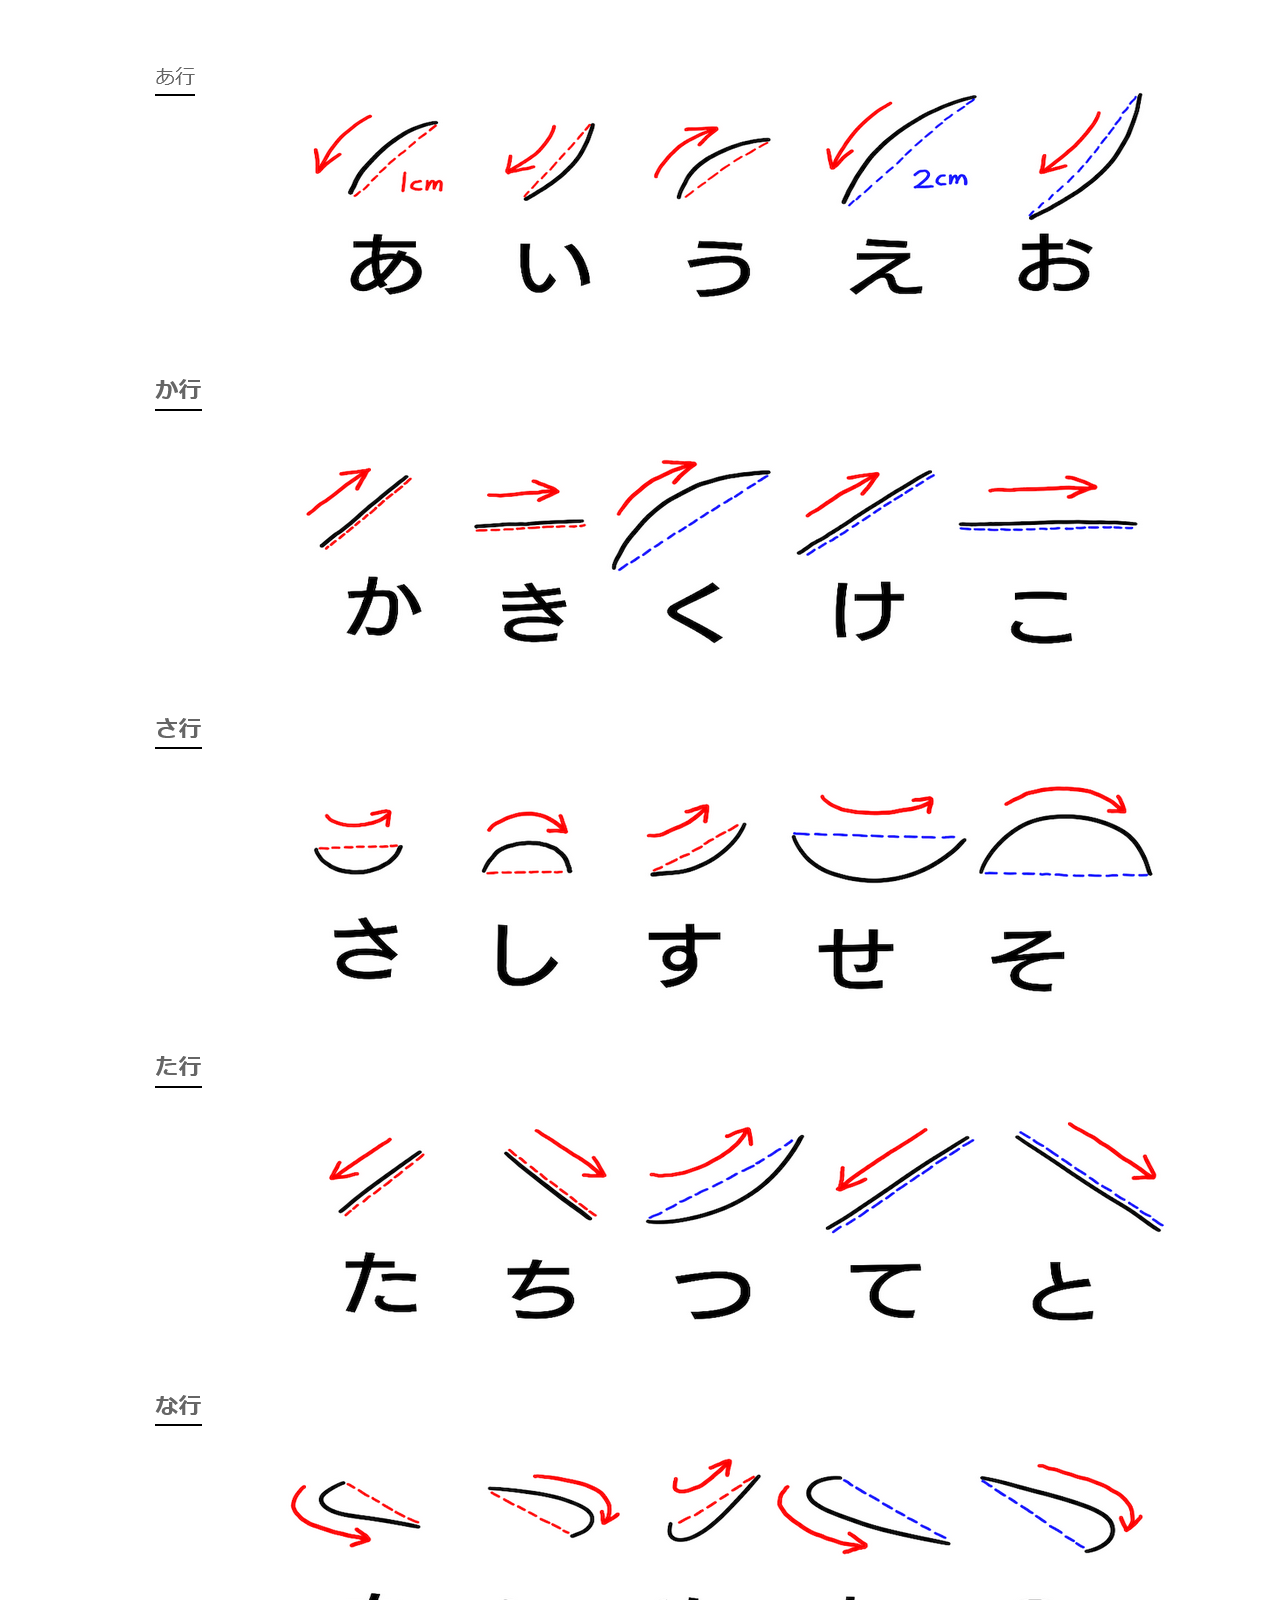
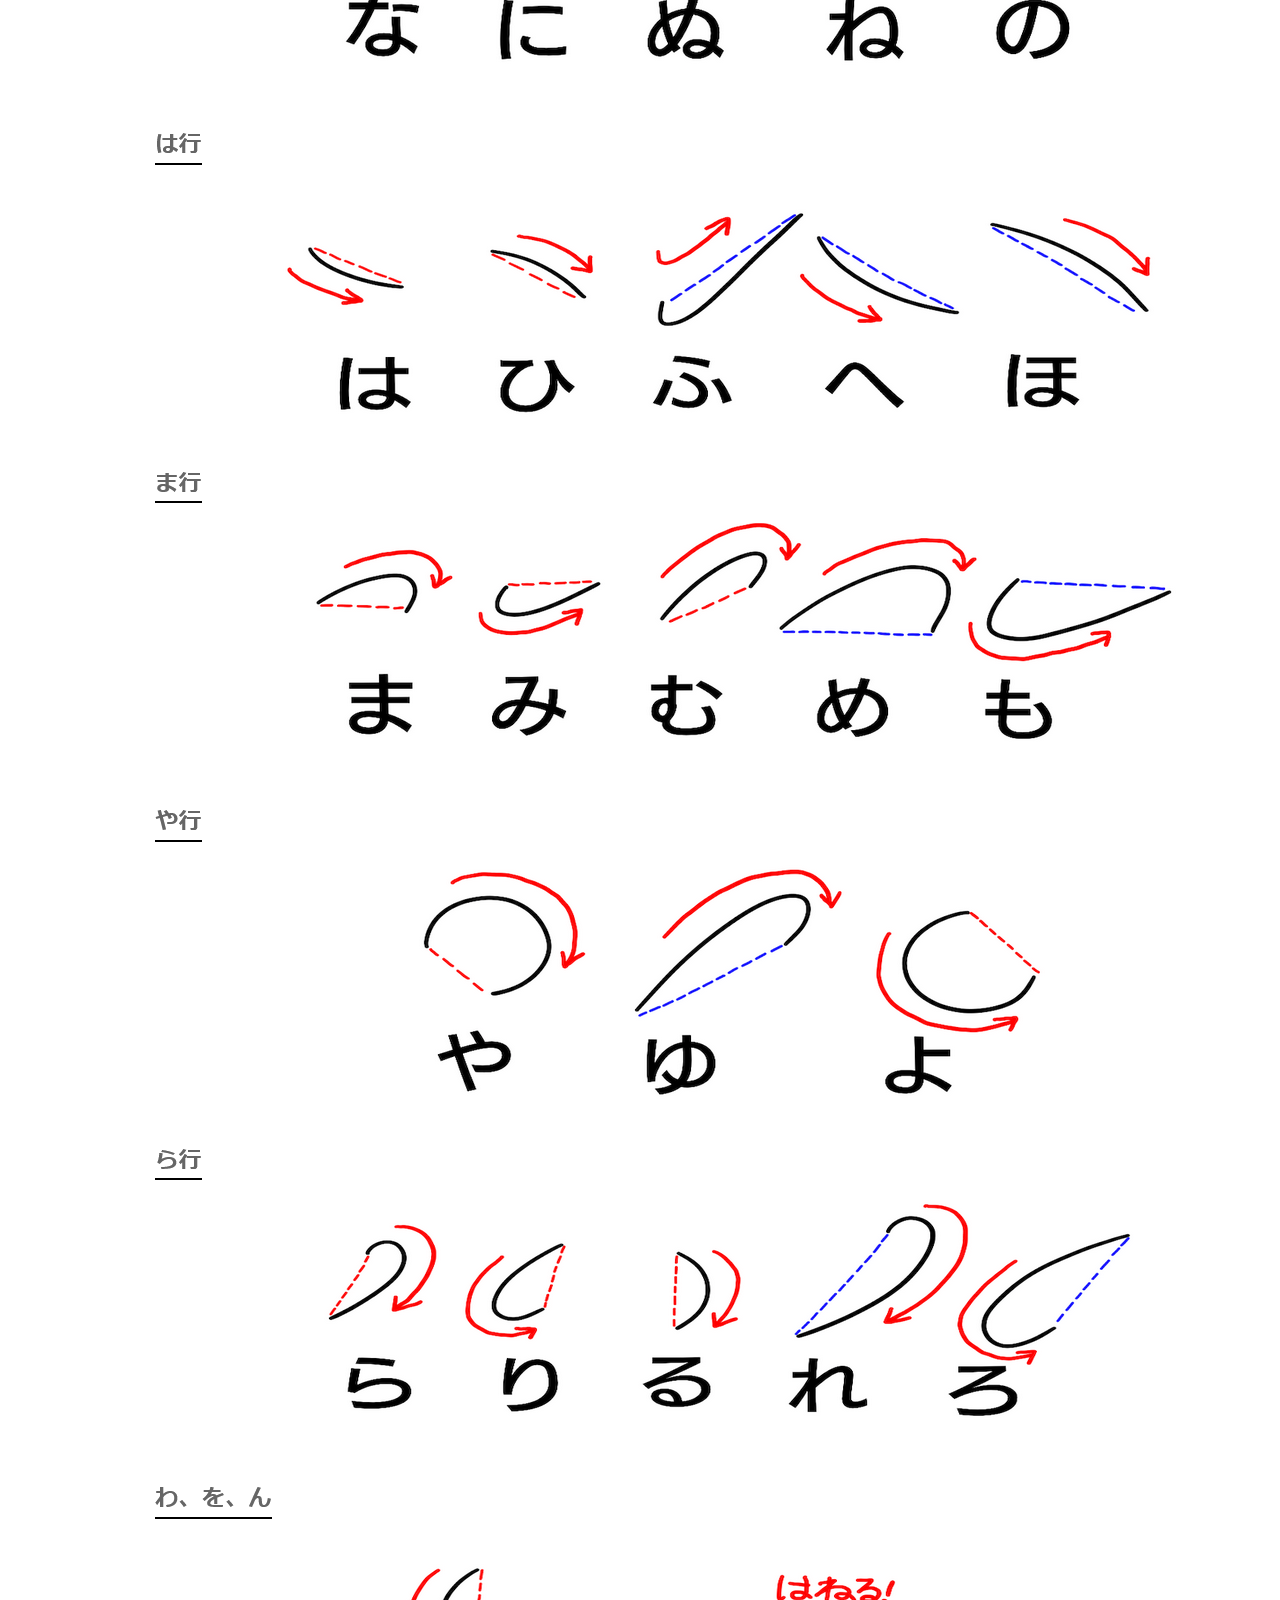
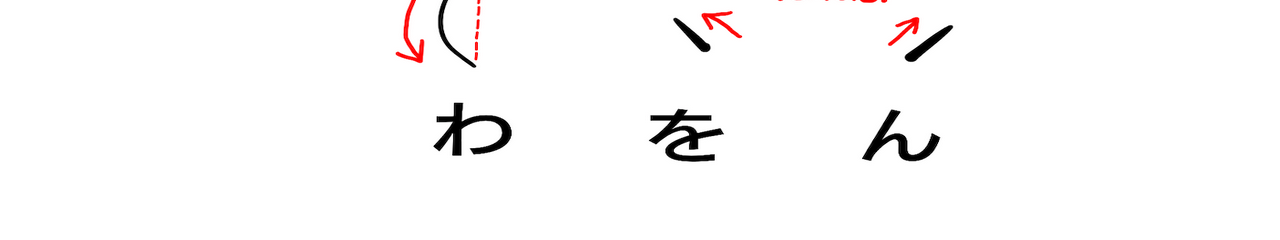
<file: templates/housoku.html>
<!doctype html>
<html lang="ja">
<head>
    <meta charset="UTF-8">
    <meta name="viewport" content="width=device-width">
    <title>速記文字一覧</title>
</head>
<body>
    <div class="itiran">
        <img src="/static/images/housokuall.png">
    </div>
</body>
</html>
</file>
